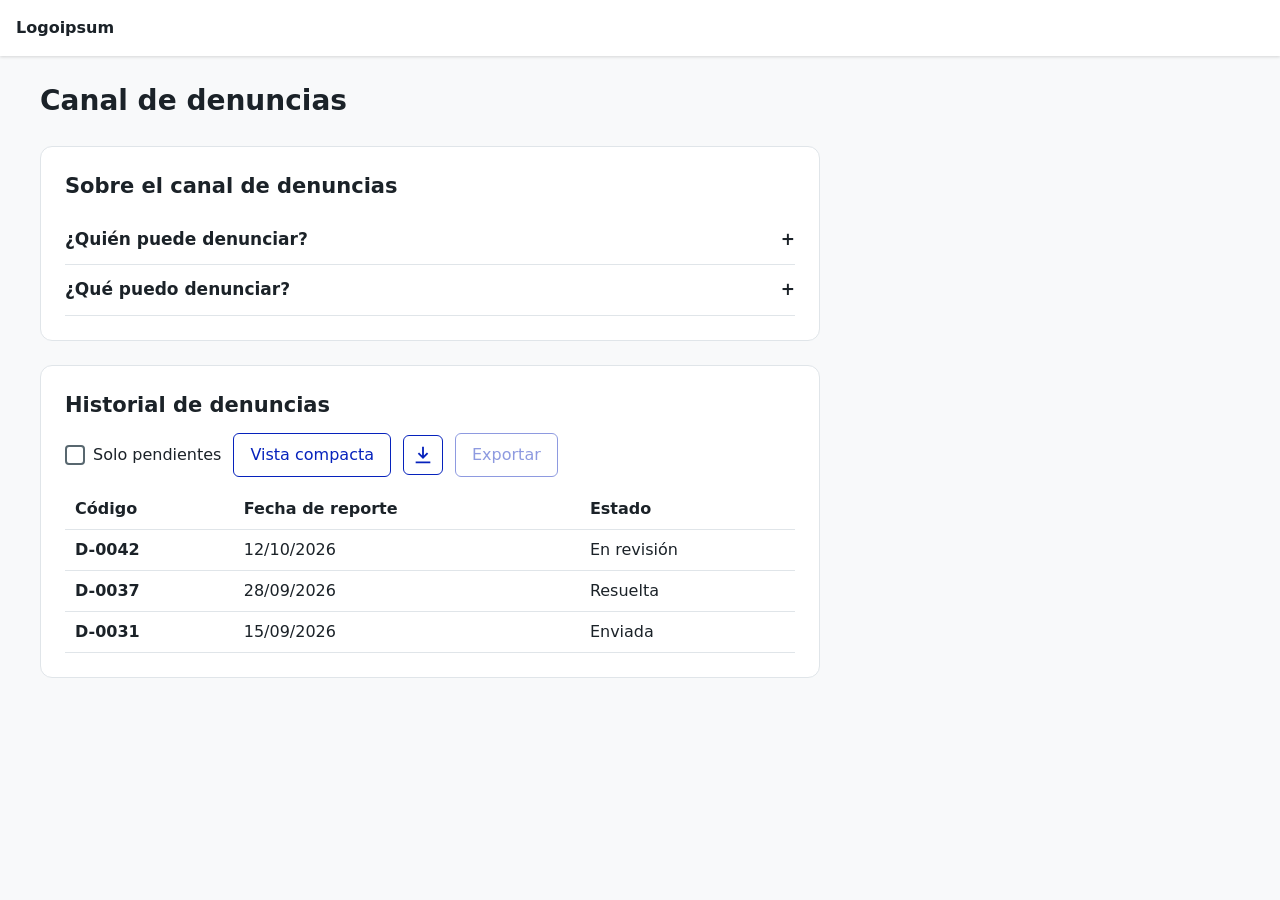
<file: labA-1-componentes/index.html>
<!DOCTYPE html>
<html lang="es">
<head>
  <meta charset="UTF-8">
  <meta name="viewport" content="width=device-width, initial-scale=1.0">
  <title>Canal de denuncias</title>
  <!-- Laboratorio A · Etapa 1 · Componentes accesibles. Ábrelo con Live Server. El código que editas está en app.jsx -->
  <link rel="stylesheet" href="../estilos.css">
</head>
<body>
  <div id="root"></div>

  <!-- React 18, sin instalar nada: los archivos están en la carpeta vendor -->
  <script src="../vendor/react.development.js"></script>
  <script src="../vendor/react-dom.development.js"></script>
  <!-- Babel traduce el JSX de app.jsx en el navegador -->
  <script src="../vendor/babel.min.js"></script>
  <script type="text/babel" data-presets="react" src="app.jsx"></script>
</body>
</html>
</file>
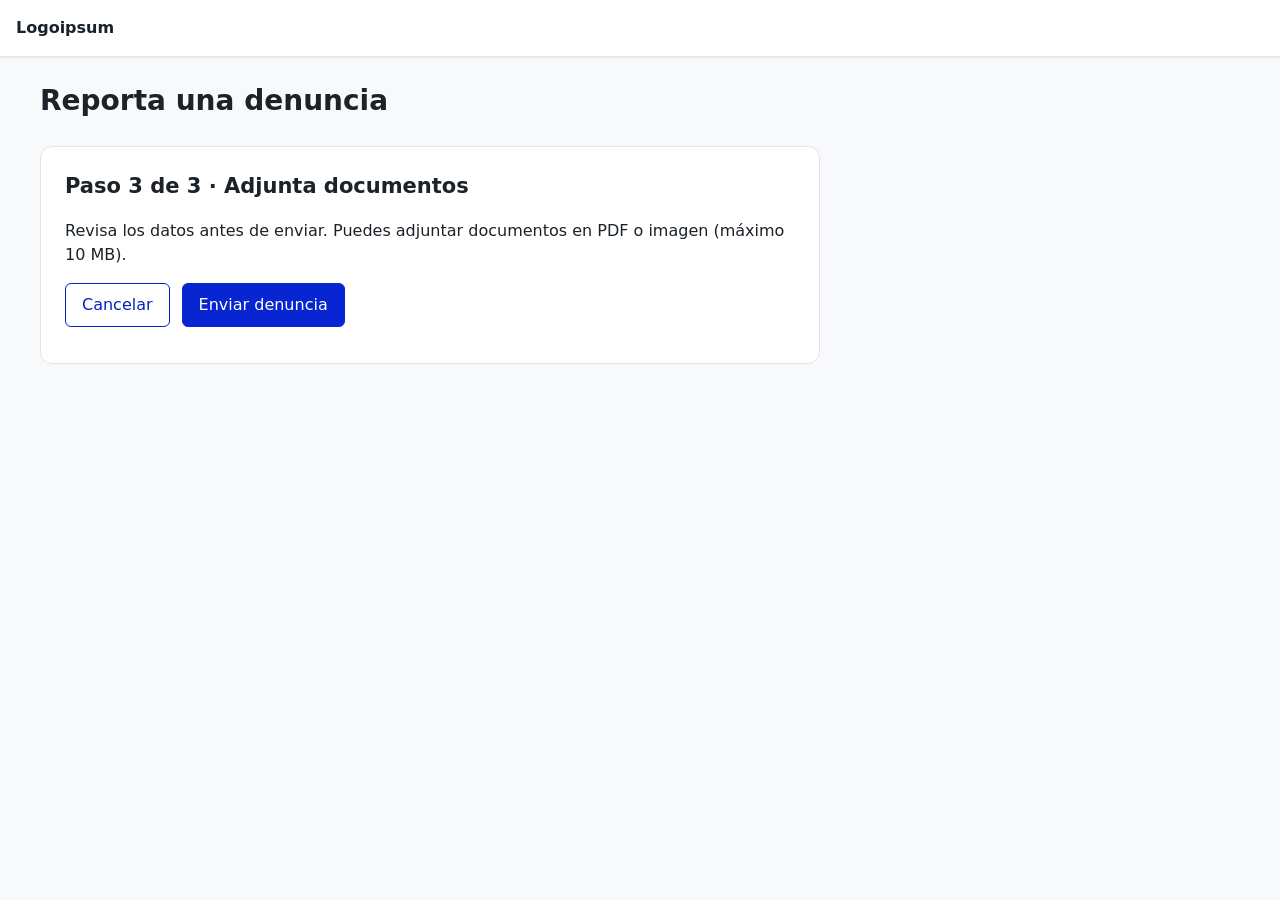
<file: labA-2-modal/index.html>
<!DOCTYPE html>
<html lang="es">
<head>
  <meta charset="UTF-8">
  <meta name="viewport" content="width=device-width, initial-scale=1.0">
  <title>Canal de denuncias</title>
  <!-- Laboratorio A · Etapa 2 · Modales, foco y avisos. Ábrelo con Live Server. El código que editas está en app.jsx -->
  <link rel="stylesheet" href="../estilos.css">
</head>
<body>
  <div id="root"></div>

  <!-- React 18, sin instalar nada: los archivos están en la carpeta vendor -->
  <script src="../vendor/react.development.js"></script>
  <script src="../vendor/react-dom.development.js"></script>
  <!-- Babel traduce el JSX de app.jsx en el navegador -->
  <script src="../vendor/babel.min.js"></script>
  <script type="text/babel" data-presets="react" src="app.jsx"></script>
</body>
</html>
</file>
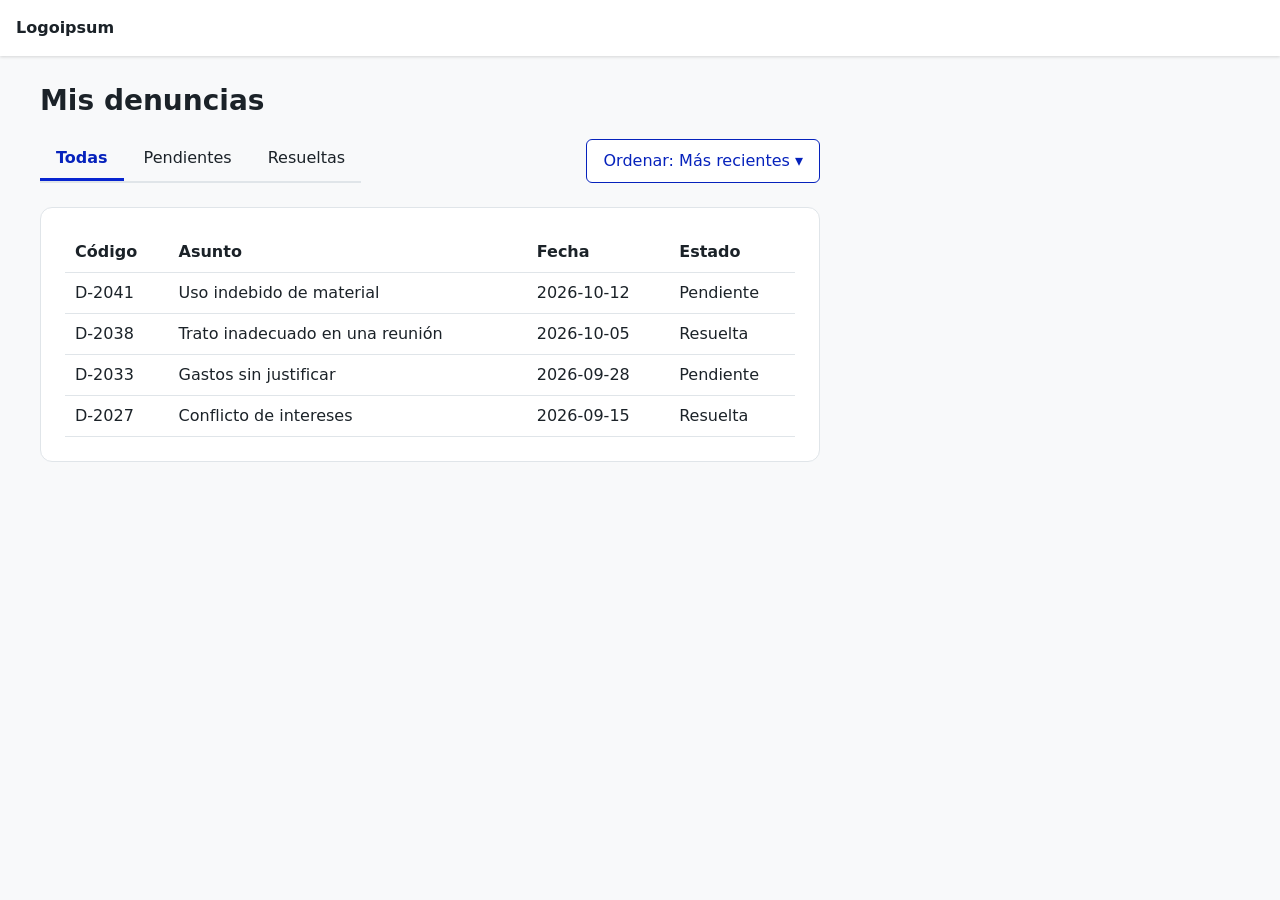
<file: labA-3-teclado/index.html>
<!DOCTYPE html>
<html lang="es">
<head>
  <meta charset="UTF-8">
  <meta name="viewport" content="width=device-width, initial-scale=1.0">
  <title>Canal de denuncias</title>
  <!-- Laboratorio A · Etapa 3 · Pestañas y menú con teclado. Ábrelo con Live Server. El código que editas está en app.jsx -->
  <link rel="stylesheet" href="../estilos.css">
</head>
<body>
  <div id="root"></div>

  <!-- React 18, sin instalar nada: los archivos están en la carpeta vendor -->
  <script src="../vendor/react.development.js"></script>
  <script src="../vendor/react-dom.development.js"></script>
  <!-- Babel traduce el JSX de app.jsx en el navegador -->
  <script src="../vendor/babel.min.js"></script>
  <script type="text/babel" data-presets="react" src="app.jsx"></script>
</body>
</html>
</file>
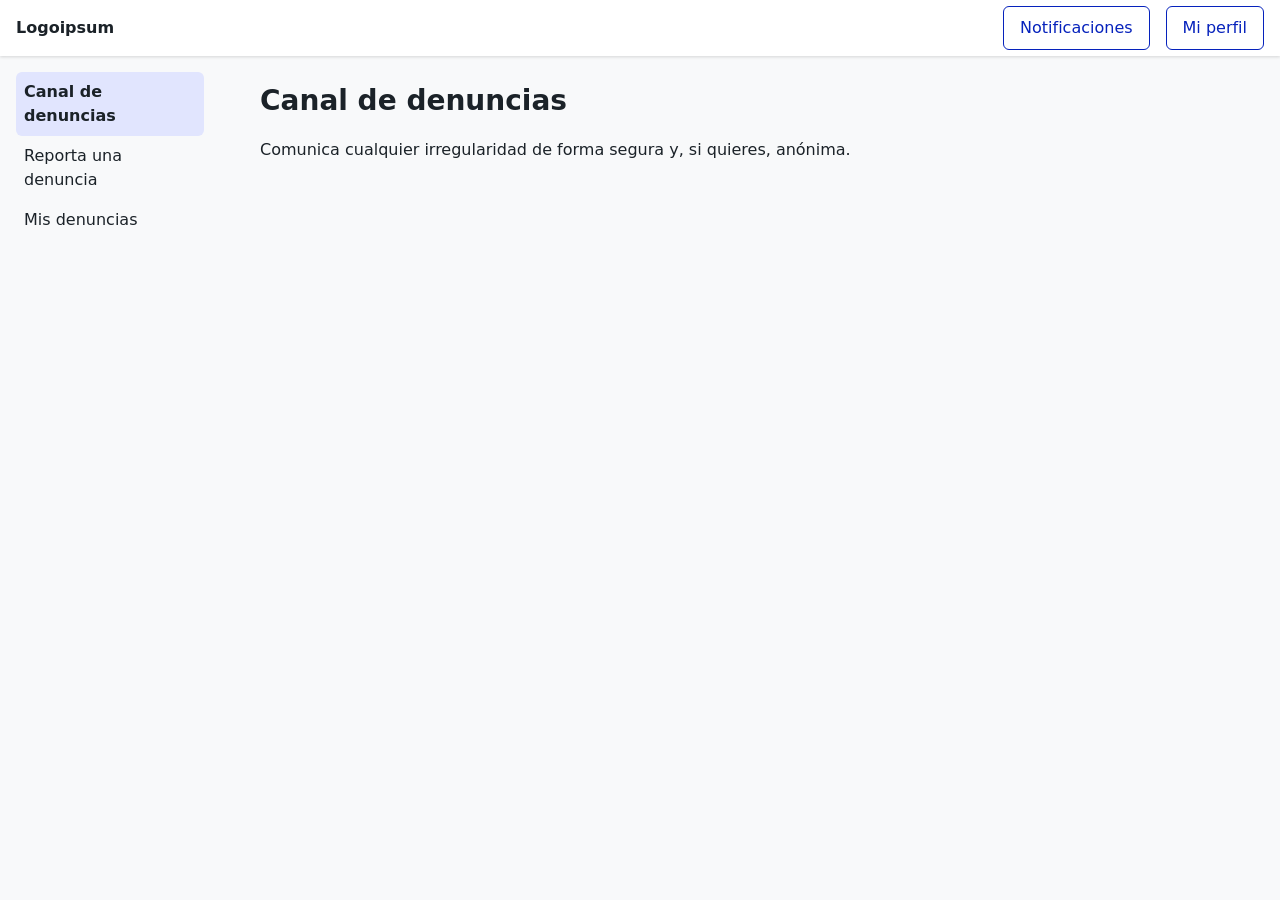
<file: labB-1-rutas/index.html>
<!DOCTYPE html>
<html lang="es">
<head>
  <meta charset="UTF-8">
  <meta name="viewport" content="width=device-width, initial-scale=1.0">
  <title>Canal de denuncias</title>
  <!-- Laboratorio B · Etapa 1 · Navegación en una SPA. Ábrelo con Live Server. El código que editas está en app.jsx -->
  <link rel="stylesheet" href="../estilos.css">
</head>
<body>
  <div id="root"></div>

  <!-- React 18, sin instalar nada: los archivos están en la carpeta vendor -->
  <script src="../vendor/react.development.js"></script>
  <script src="../vendor/react-dom.development.js"></script>
  <script src="../vendor/router.umd.js"></script>
  <script src="../vendor/react-router.development.js"></script>
  <script src="../vendor/react-router-dom.development.js"></script>
  <!-- Babel traduce el JSX de app.jsx en el navegador -->
  <script src="../vendor/babel.min.js"></script>
  <script type="text/babel" data-presets="react" src="app.jsx"></script>
</body>
</html>
</file>
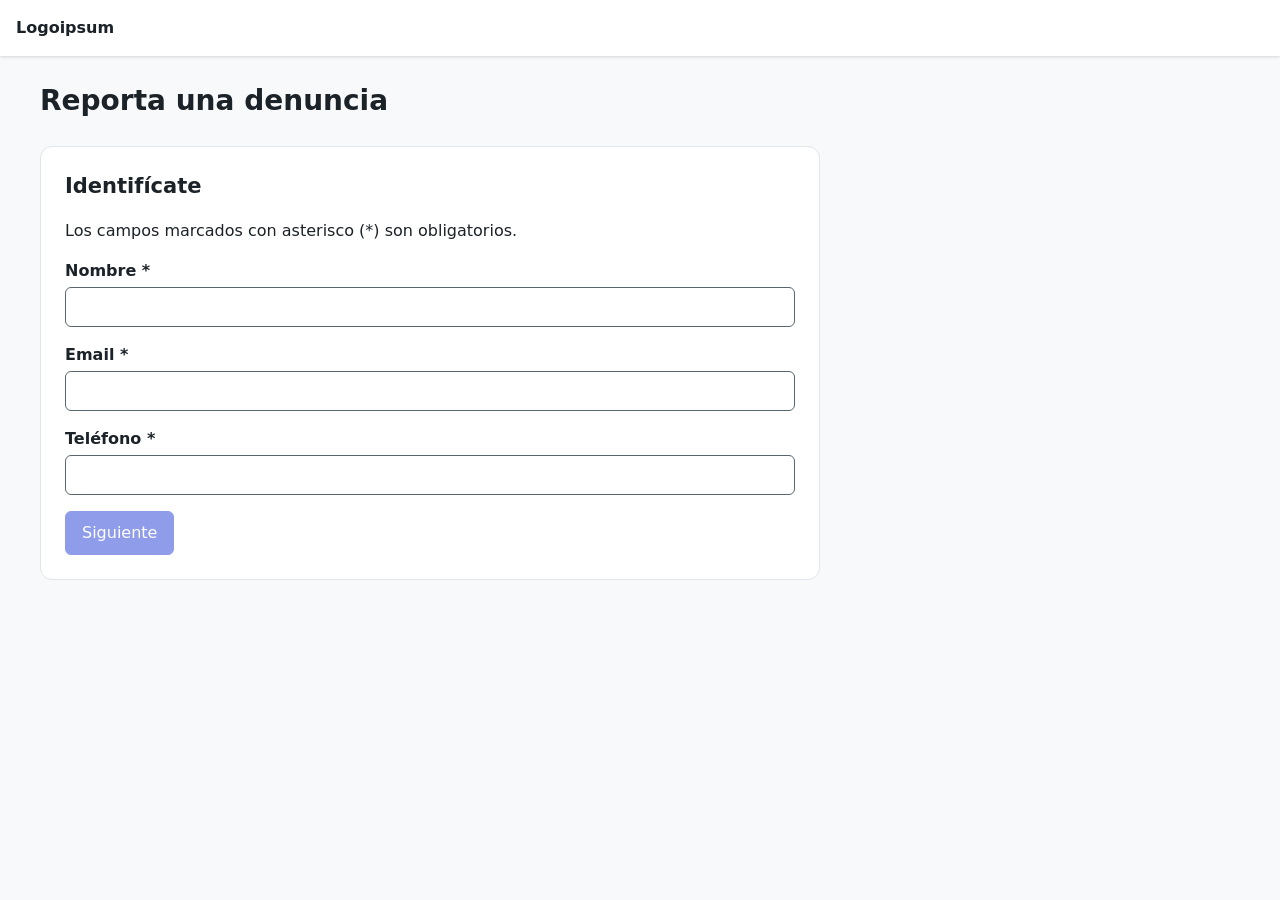
<file: labB-2-formulario/index.html>
<!DOCTYPE html>
<html lang="es">
<head>
  <meta charset="UTF-8">
  <meta name="viewport" content="width=device-width, initial-scale=1.0">
  <title>Canal de denuncias</title>
  <!-- Laboratorio B · Etapa 2 · Formularios y errores. Ábrelo con Live Server. El código que editas está en app.jsx -->
  <link rel="stylesheet" href="../estilos.css">
</head>
<body>
  <div id="root"></div>

  <!-- React 18, sin instalar nada: los archivos están en la carpeta vendor -->
  <script src="../vendor/react.development.js"></script>
  <script src="../vendor/react-dom.development.js"></script>
  <!-- Babel traduce el JSX de app.jsx en el navegador -->
  <script src="../vendor/babel.min.js"></script>
  <script type="text/babel" data-presets="react" src="app.jsx"></script>
</body>
</html>
</file>
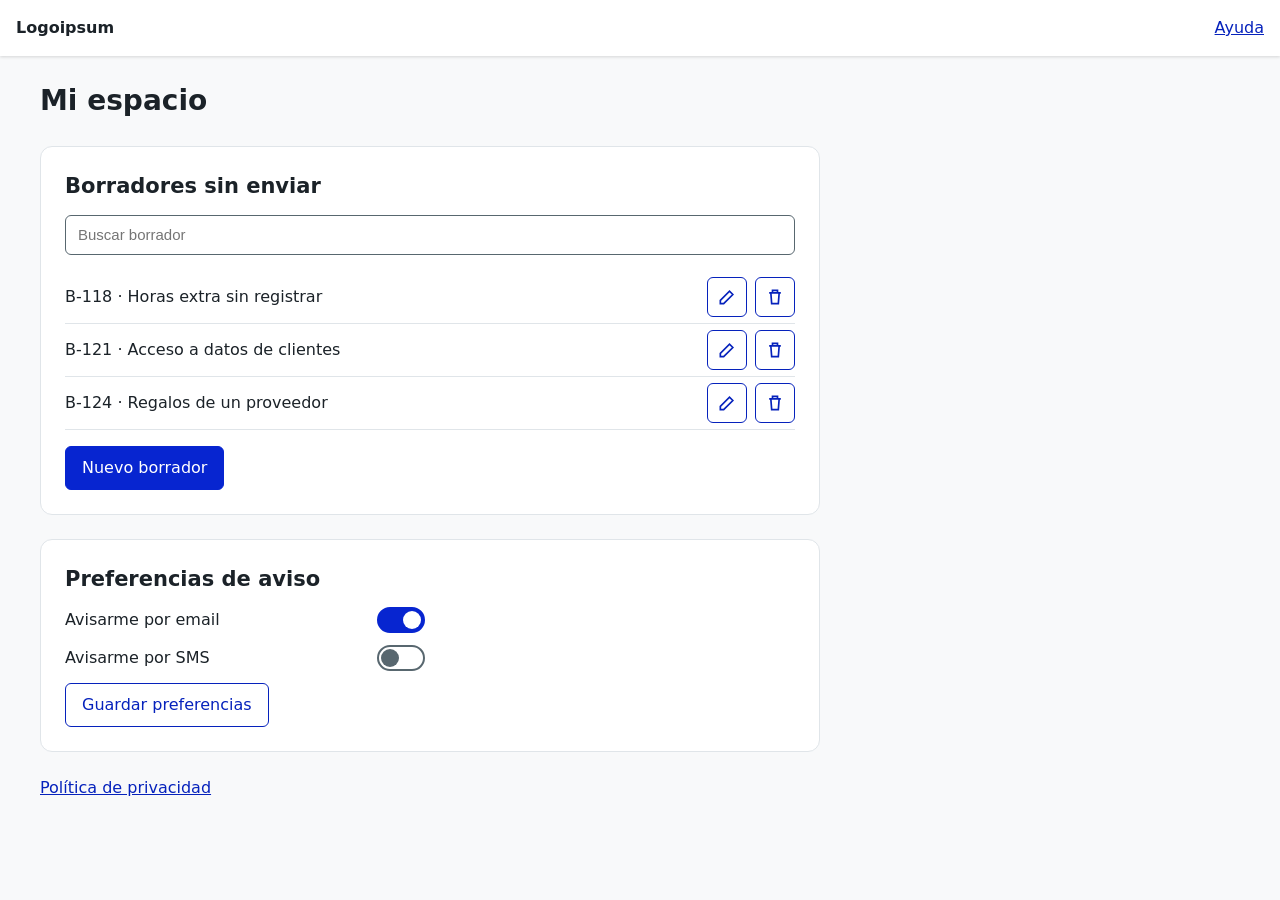
<file: labB-3-design-system/index.html>
<!DOCTYPE html>
<html lang="es">
<head>
  <meta charset="UTF-8">
  <meta name="viewport" content="width=device-width, initial-scale=1.0">
  <title>Canal de denuncias</title>
  <!-- Laboratorio B · Etapa 3 · Biblioteca de componentes. Ábrelo con Live Server. El código que editas está en app.jsx -->
  <link rel="stylesheet" href="../estilos.css">
</head>
<body>
  <div id="root"></div>

  <!-- React 18, sin instalar nada: los archivos están en la carpeta vendor -->
  <script src="../vendor/react.development.js"></script>
  <script src="../vendor/react-dom.development.js"></script>
  <!-- Babel traduce el JSX de app.jsx en el navegador -->
  <script src="../vendor/babel.min.js"></script>
  <script type="text/babel" data-presets="react" src="componentes.jsx"></script>
  <script type="text/babel" data-presets="react" src="app.jsx"></script>
</body>
</html>
</file>
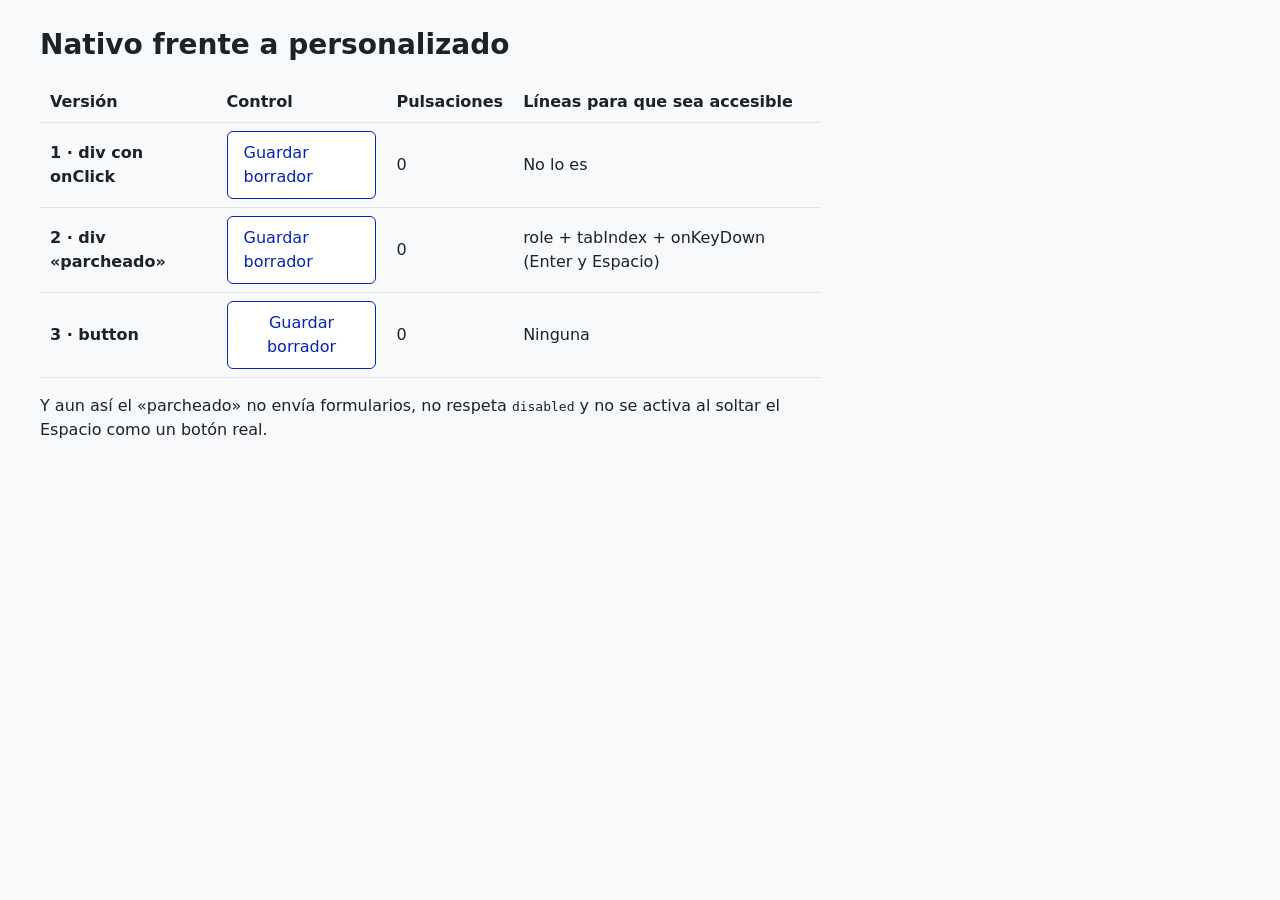
<file: ejemplos/01-nativo-vs-personalizado/index.html>
<!DOCTYPE html>
<html lang="es">
<head>
  <meta charset="UTF-8">
  <meta name="viewport" content="width=device-width, initial-scale=1.0">
  <title>Canal de denuncias</title>
  <!-- Ejemplo. Ábrelo con Live Server. El código que editas está en app.jsx -->
  <link rel="stylesheet" href="../../estilos.css">
</head>
<body>
  <div id="root"></div>

  <!-- React 18, sin instalar nada: los archivos están en la carpeta vendor -->
  <script src="../../vendor/react.development.js"></script>
  <script src="../../vendor/react-dom.development.js"></script>
  <!-- Babel traduce el JSX de app.jsx en el navegador -->
  <script src="../../vendor/babel.min.js"></script>
  <script type="text/babel" data-presets="react" src="app.jsx"></script>
</body>
</html>
</file>
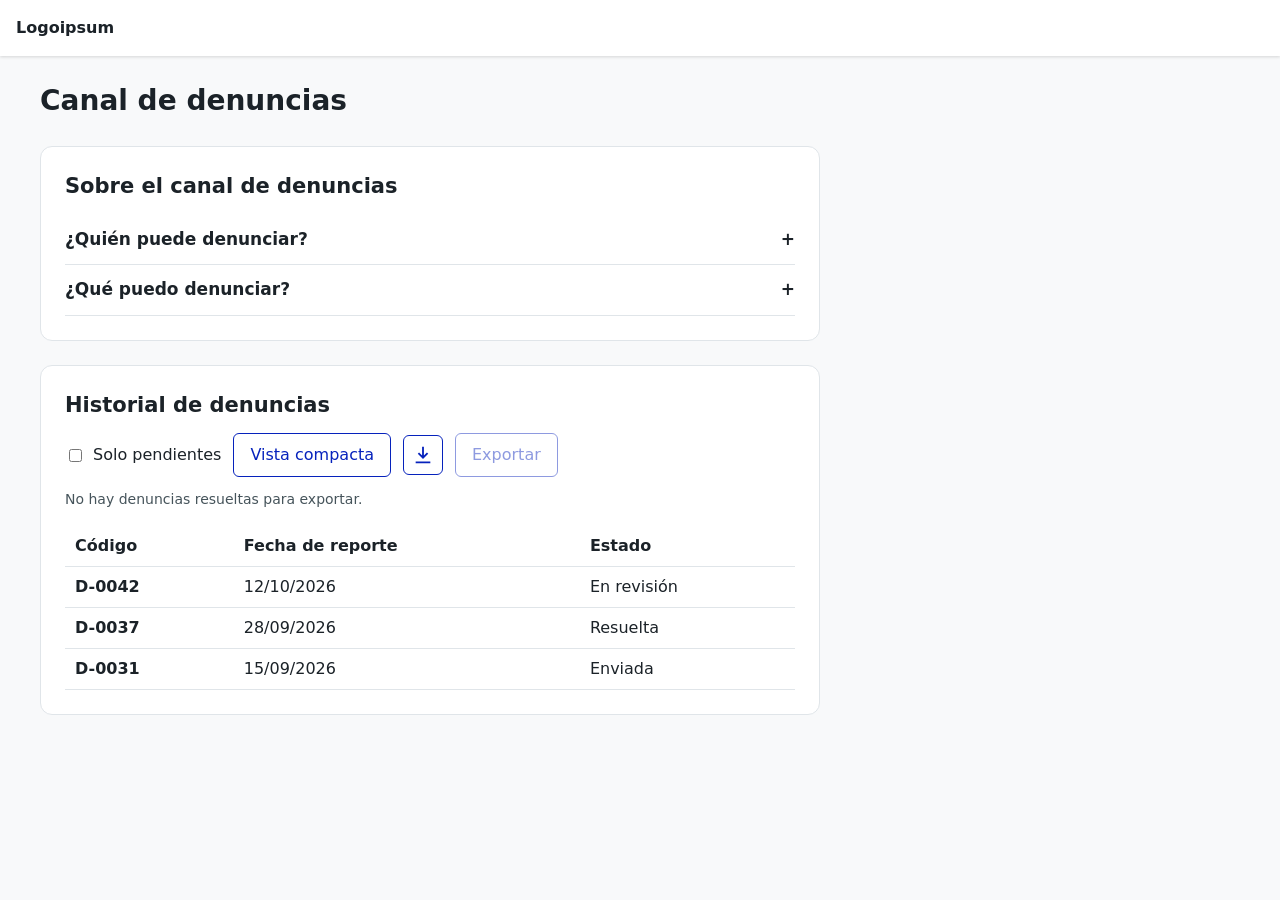
<file: soluciones/labA-1-componentes/index.html>
<!DOCTYPE html>
<html lang="es">
<head>
  <meta charset="UTF-8">
  <meta name="viewport" content="width=device-width, initial-scale=1.0">
  <title>Canal de denuncias</title>
  <!-- SOLUCIÓN · Laboratorio A · Etapa 1 · Componentes accesibles. Ábrelo con Live Server. El código que editas está en app.jsx -->
  <link rel="stylesheet" href="../../estilos.css">
</head>
<body>
  <div id="root"></div>

  <!-- React 18, sin instalar nada: los archivos están en la carpeta vendor -->
  <script src="../../vendor/react.development.js"></script>
  <script src="../../vendor/react-dom.development.js"></script>
  <!-- Babel traduce el JSX de app.jsx en el navegador -->
  <script src="../../vendor/babel.min.js"></script>
  <script type="text/babel" data-presets="react" src="app.jsx"></script>
</body>
</html>
</file>
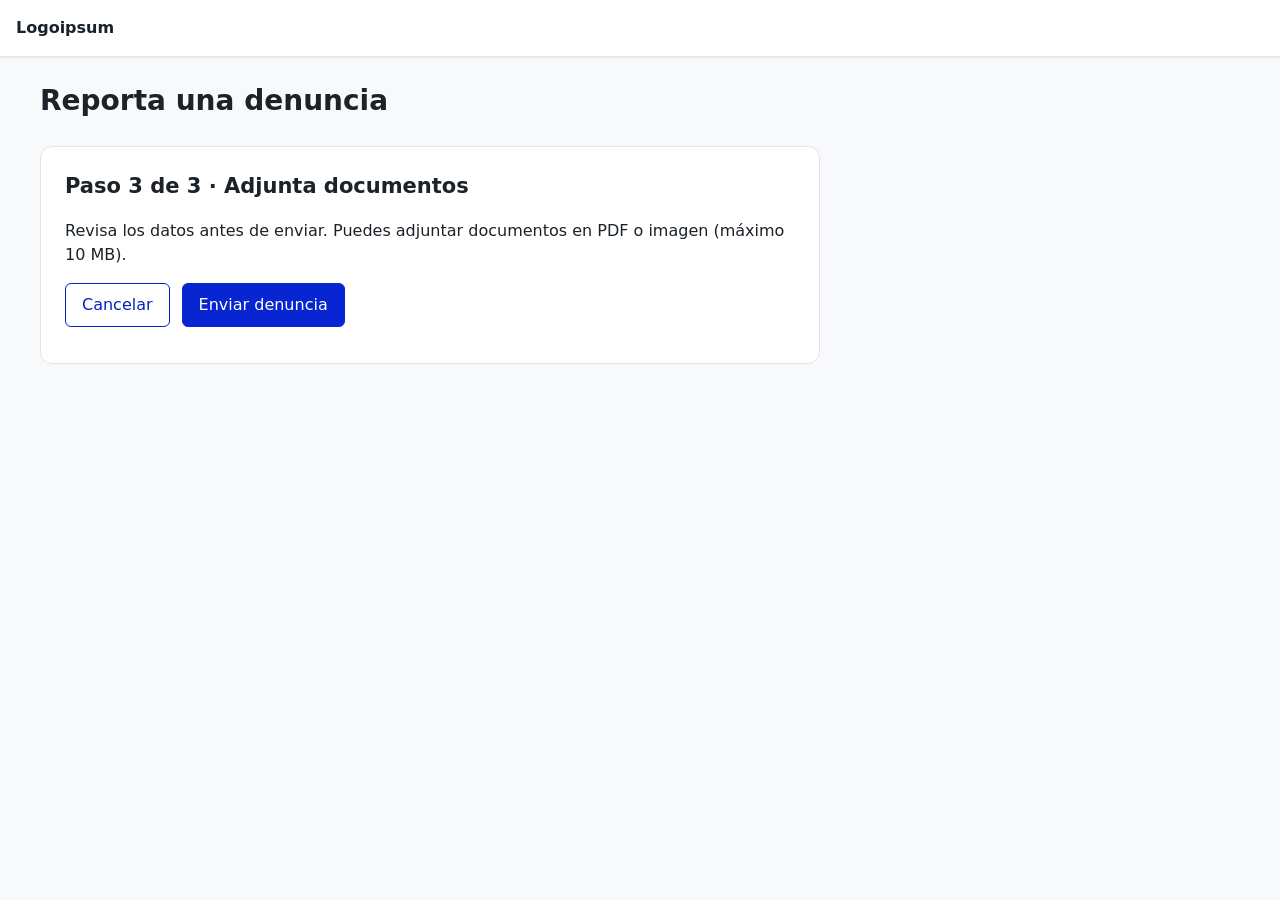
<file: soluciones/labA-2-modal/index.html>
<!DOCTYPE html>
<html lang="es">
<head>
  <meta charset="UTF-8">
  <meta name="viewport" content="width=device-width, initial-scale=1.0">
  <title>Canal de denuncias</title>
  <!-- SOLUCIÓN · Laboratorio A · Etapa 2 · Modales, foco y avisos. Ábrelo con Live Server. El código que editas está en app.jsx -->
  <link rel="stylesheet" href="../../estilos.css">
</head>
<body>
  <div id="root"></div>

  <!-- React 18, sin instalar nada: los archivos están en la carpeta vendor -->
  <script src="../../vendor/react.development.js"></script>
  <script src="../../vendor/react-dom.development.js"></script>
  <!-- Babel traduce el JSX de app.jsx en el navegador -->
  <script src="../../vendor/babel.min.js"></script>
  <script type="text/babel" data-presets="react" src="app.jsx"></script>
</body>
</html>
</file>
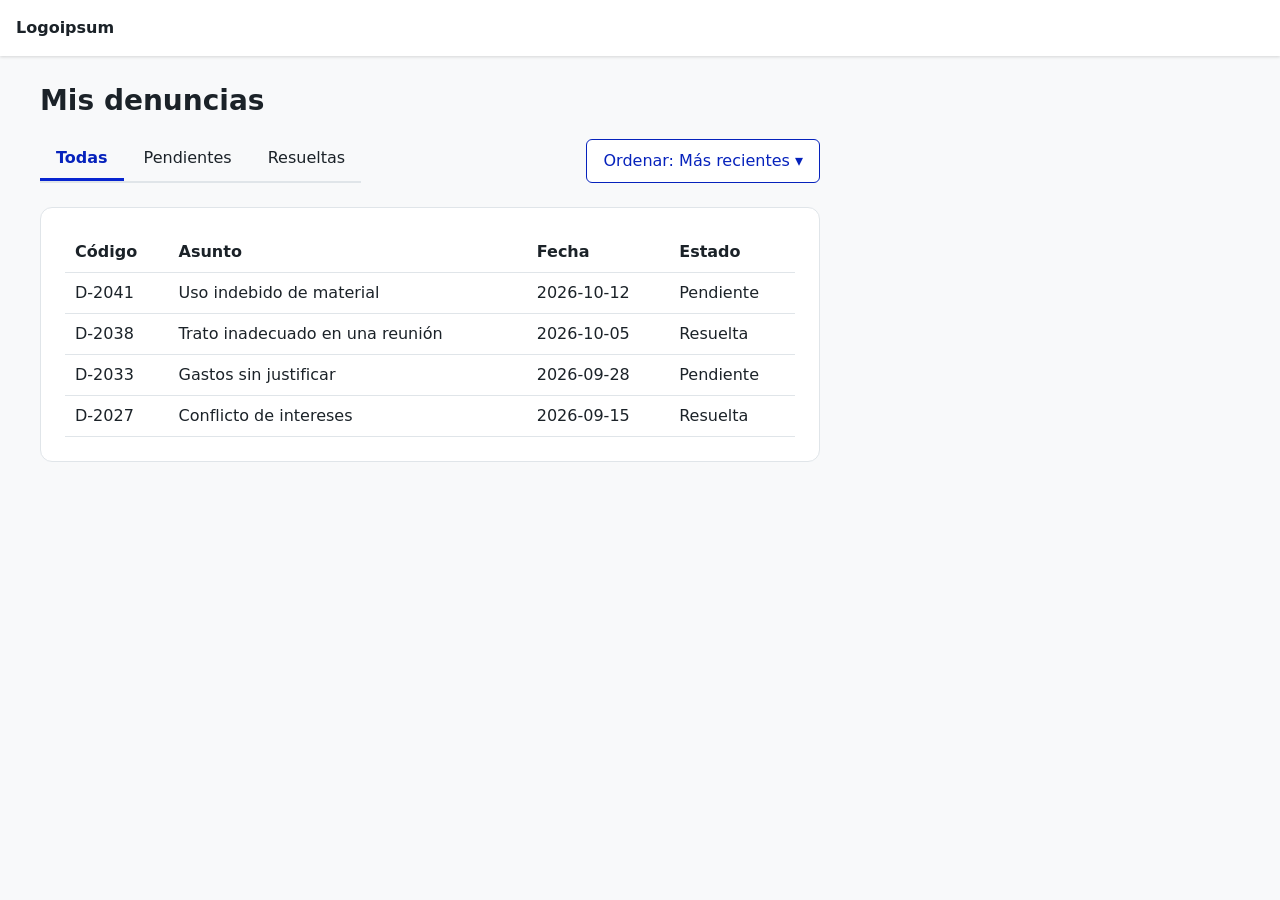
<file: soluciones/labA-3-teclado/index.html>
<!DOCTYPE html>
<html lang="es">
<head>
  <meta charset="UTF-8">
  <meta name="viewport" content="width=device-width, initial-scale=1.0">
  <title>Canal de denuncias</title>
  <!-- SOLUCIÓN · Laboratorio A · Etapa 3 · Pestañas y menú con teclado. Ábrelo con Live Server. El código que editas está en app.jsx -->
  <link rel="stylesheet" href="../../estilos.css">
</head>
<body>
  <div id="root"></div>

  <!-- React 18, sin instalar nada: los archivos están en la carpeta vendor -->
  <script src="../../vendor/react.development.js"></script>
  <script src="../../vendor/react-dom.development.js"></script>
  <!-- Babel traduce el JSX de app.jsx en el navegador -->
  <script src="../../vendor/babel.min.js"></script>
  <script type="text/babel" data-presets="react" src="app.jsx"></script>
</body>
</html>
</file>
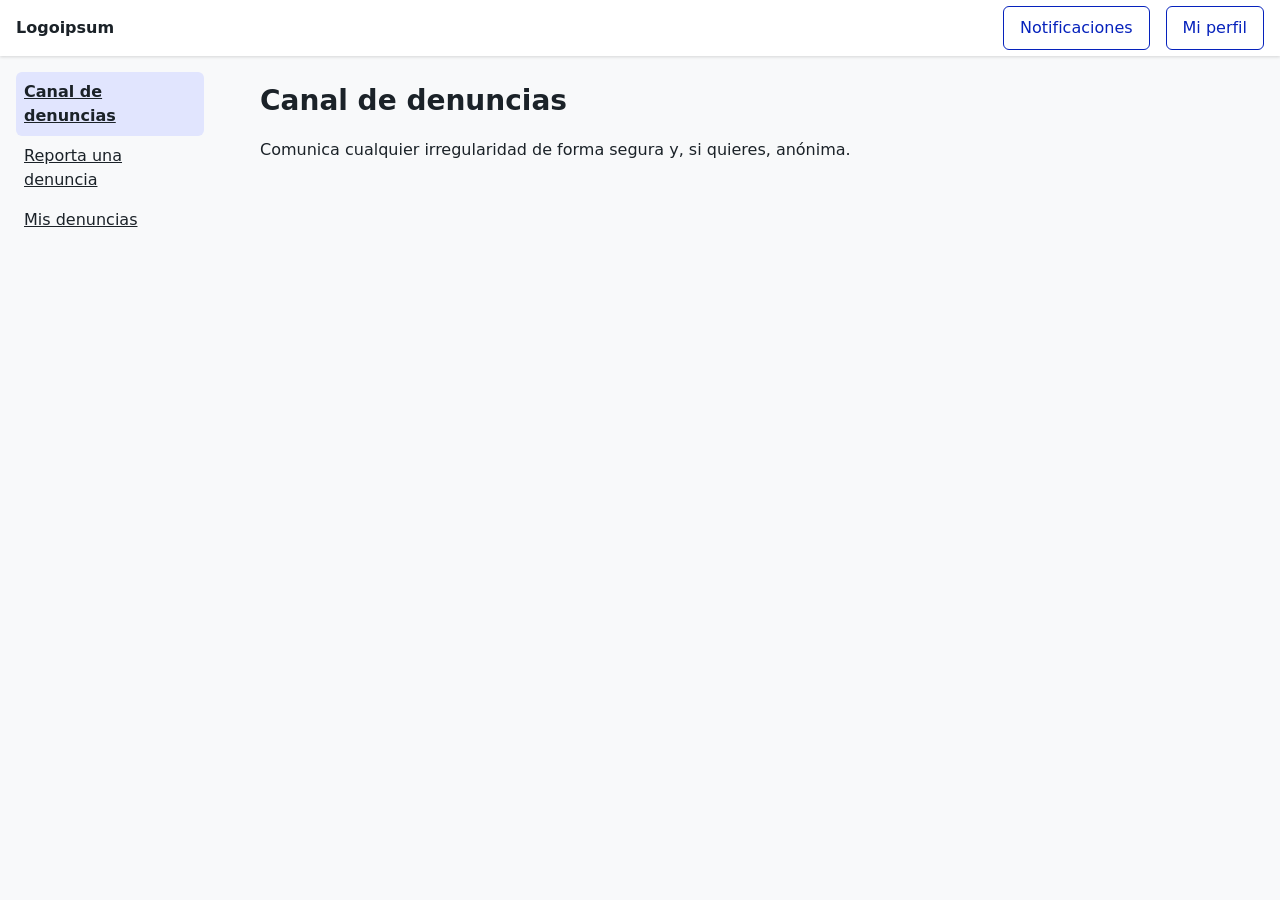
<file: soluciones/labB-1-rutas/index.html>
<!DOCTYPE html>
<html lang="es">
<head>
  <meta charset="UTF-8">
  <meta name="viewport" content="width=device-width, initial-scale=1.0">
  <title>Canal de denuncias</title>
  <!-- SOLUCIÓN · Laboratorio B · Etapa 1 · Navegación en una SPA. Ábrelo con Live Server. El código que editas está en app.jsx -->
  <link rel="stylesheet" href="../../estilos.css">
</head>
<body>
  <div id="root"></div>

  <!-- React 18, sin instalar nada: los archivos están en la carpeta vendor -->
  <script src="../../vendor/react.development.js"></script>
  <script src="../../vendor/react-dom.development.js"></script>
  <script src="../../vendor/router.umd.js"></script>
  <script src="../../vendor/react-router.development.js"></script>
  <script src="../../vendor/react-router-dom.development.js"></script>
  <!-- Babel traduce el JSX de app.jsx en el navegador -->
  <script src="../../vendor/babel.min.js"></script>
  <script type="text/babel" data-presets="react" src="app.jsx"></script>
</body>
</html>
</file>
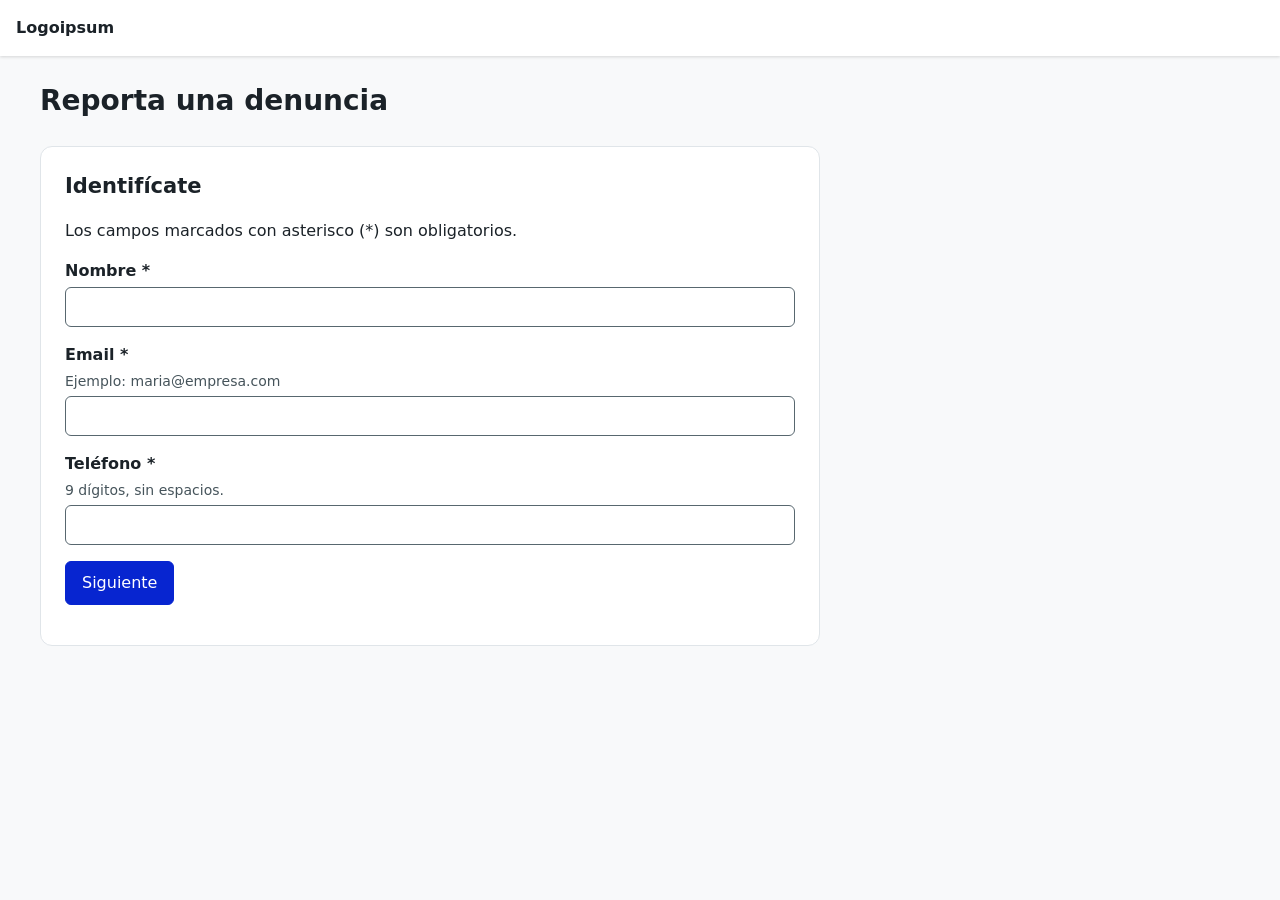
<file: soluciones/labB-2-formulario/index.html>
<!DOCTYPE html>
<html lang="es">
<head>
  <meta charset="UTF-8">
  <meta name="viewport" content="width=device-width, initial-scale=1.0">
  <title>Canal de denuncias</title>
  <!-- SOLUCIÓN · Laboratorio B · Etapa 2 · Formularios y errores. Ábrelo con Live Server. El código que editas está en app.jsx -->
  <link rel="stylesheet" href="../../estilos.css">
</head>
<body>
  <div id="root"></div>

  <!-- React 18, sin instalar nada: los archivos están en la carpeta vendor -->
  <script src="../../vendor/react.development.js"></script>
  <script src="../../vendor/react-dom.development.js"></script>
  <!-- Babel traduce el JSX de app.jsx en el navegador -->
  <script src="../../vendor/babel.min.js"></script>
  <script type="text/babel" data-presets="react" src="app.jsx"></script>
</body>
</html>
</file>
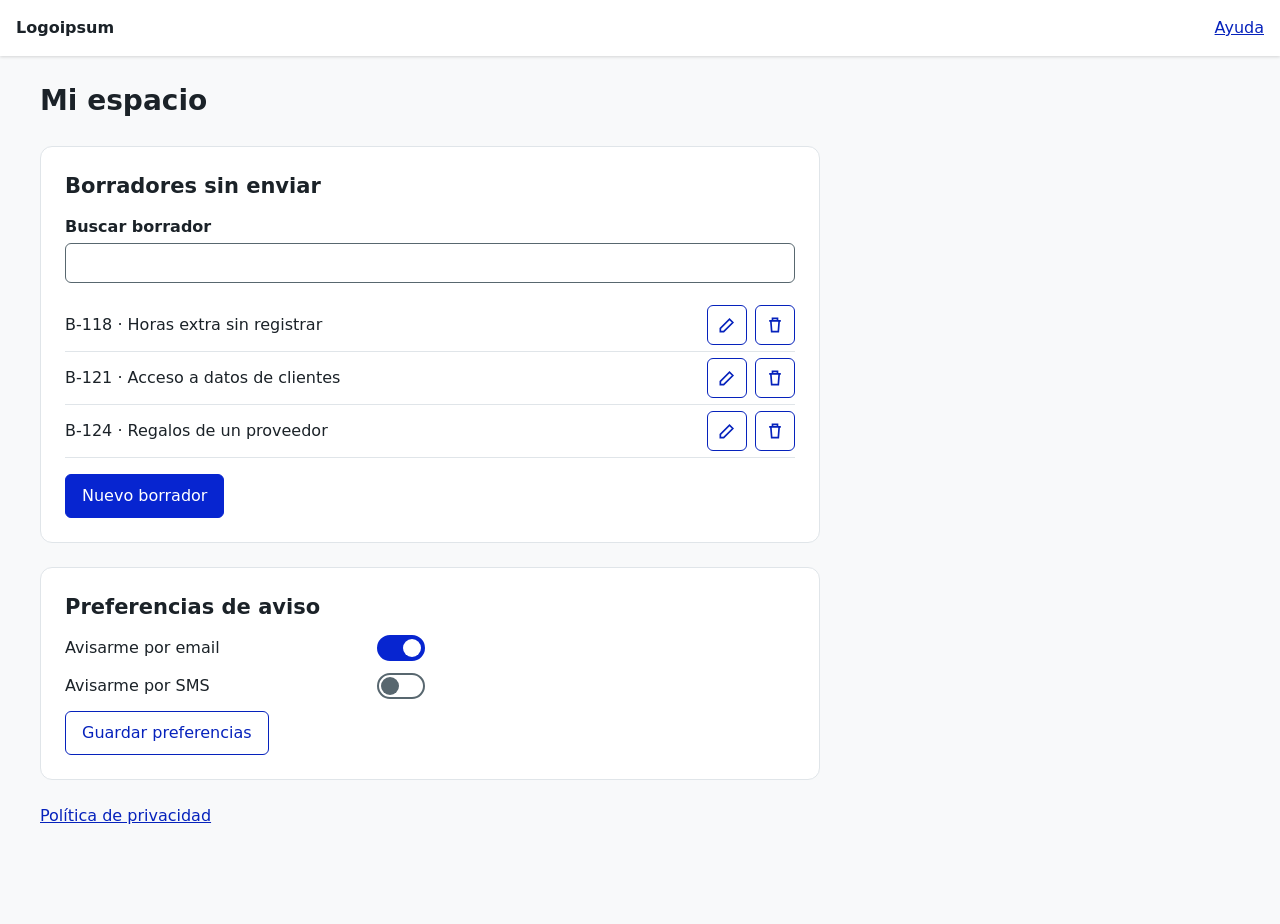
<file: soluciones/labB-3-design-system/index.html>
<!DOCTYPE html>
<html lang="es">
<head>
  <meta charset="UTF-8">
  <meta name="viewport" content="width=device-width, initial-scale=1.0">
  <title>Canal de denuncias</title>
  <!-- SOLUCIÓN · Laboratorio B · Etapa 3 · Biblioteca de componentes. Ábrelo con Live Server. El código que editas está en app.jsx -->
  <link rel="stylesheet" href="../../estilos.css">
</head>
<body>
  <div id="root"></div>

  <!-- React 18, sin instalar nada: los archivos están en la carpeta vendor -->
  <script src="../../vendor/react.development.js"></script>
  <script src="../../vendor/react-dom.development.js"></script>
  <!-- Babel traduce el JSX de app.jsx en el navegador -->
  <script src="../../vendor/babel.min.js"></script>
  <script type="text/babel" data-presets="react" src="componentes.jsx"></script>
  <script type="text/babel" data-presets="react" src="app.jsx"></script>
</body>
</html>
</file>
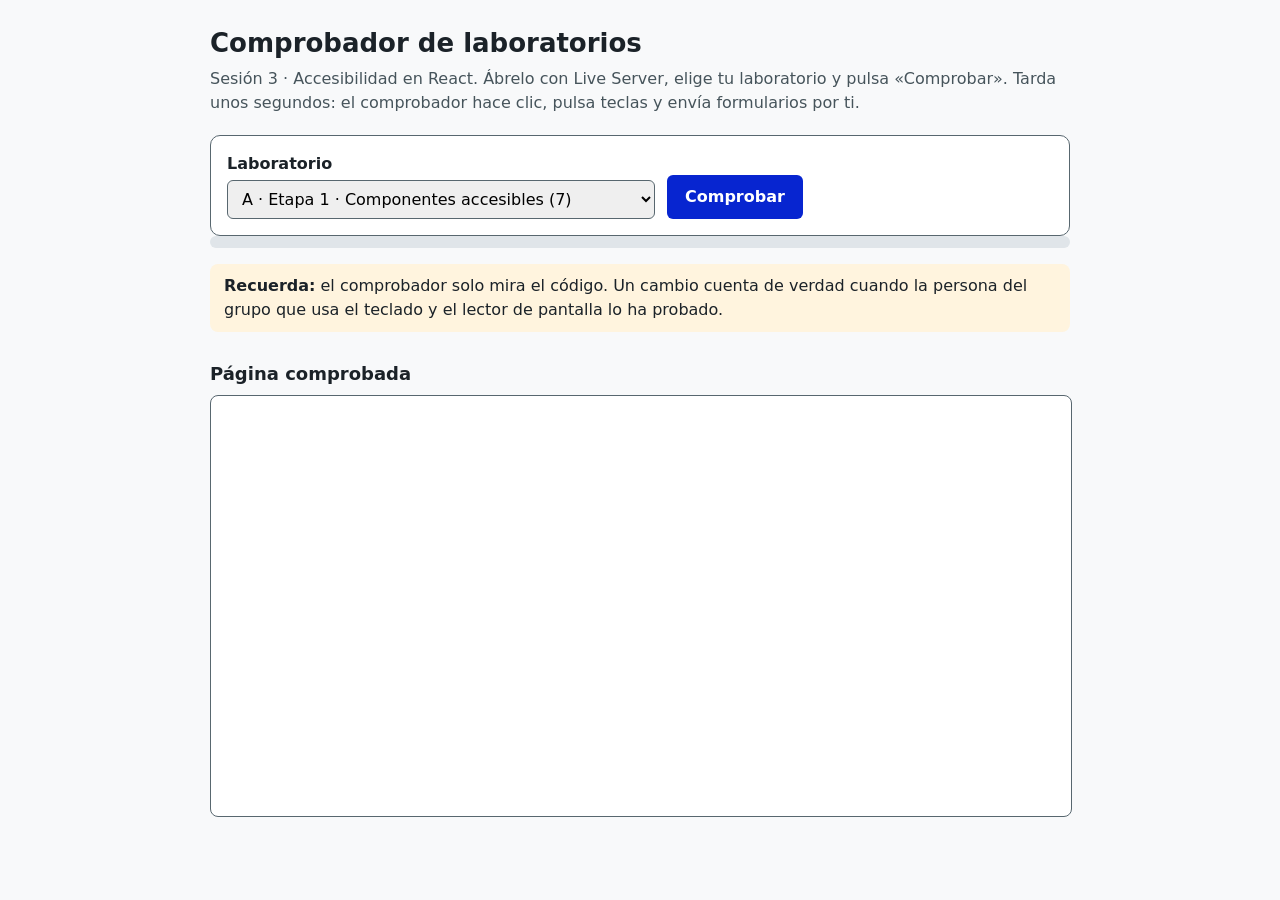
<file: comprobador.html>
<!DOCTYPE html>
<html lang="es">
<head>
  <meta charset="UTF-8">
  <meta name="viewport" content="width=device-width, initial-scale=1.0">
  <title>Comprobador de laboratorios · Sesión 3</title>
  <style>
    body { margin: 0; font-family: system-ui, sans-serif; color: #1b2228; background: #f8f9fa; line-height: 1.5; }
    main { max-width: 860px; margin: 0 auto; padding: 24px 16px 48px; }
    h1 { font-size: 26px; margin: 0 0 4px; }
    .intro { margin: 0 0 20px; color: #46545b; }
    form { display: flex; flex-wrap: wrap; align-items: flex-end; gap: 12px; background: #fff; border: 1px solid #58676f; border-radius: 10px; padding: 16px; }
    label { display: block; font-weight: 600; margin-bottom: 4px; }
    select { font: inherit; padding: 8px 10px; border: 1px solid #58676f; border-radius: 6px; min-width: 420px; max-width: 100%; }
    button { font: inherit; font-weight: 600; background: #0725d0; color: #fff; border: 0; border-radius: 6px; padding: 10px 18px; cursor: pointer; }
    :focus-visible { outline: 3px solid #0725d0; outline-offset: 2px; }
    button:focus-visible { outline-color: #212c43; }
    #resumen { margin: 20px 0 8px; font-size: 20px; font-weight: 700; }
    #resumen:empty { display: none; }
    .barra { height: 12px; background: #e0e5e9; border-radius: 6px; overflow: hidden; margin-bottom: 16px; }
    .barra > span { display: block; height: 100%; background: #1d7240; width: 0; transition: width .4s; }
    ol { list-style: none; padding: 0; margin: 0; }
    li { background: #fff; border: 1px solid #c4cbd1; border-left-width: 6px; border-radius: 8px; padding: 10px 14px; margin-bottom: 8px; }
    li.ok { border-left-color: #1d7240; }
    li.no { border-left-color: #b00020; }
    .estado { font-weight: 700; }
    li.ok .estado { color: #1d7240; }
    li.no .estado { color: #b00020; }
    .criterio { color: #46545b; font-size: 14px; }
    .pista { margin: 6px 0 0; font-size: 14px; }
    .pista code { background: #f3f5f6; padding: 1px 4px; border-radius: 4px; }
    .aviso { background: #fff4de; border-radius: 8px; padding: 10px 14px; margin-top: 16px; }
    h2 { font-size: 18px; margin: 28px 0 8px; }
    iframe { width: 100%; height: 420px; border: 1px solid #58676f; border-radius: 8px; background: #fff; }
  </style>
</head>
<body>
  <main>
    <h1>Comprobador de laboratorios</h1>
    <p class="intro">Sesión 3 · Accesibilidad en React. Ábrelo con Live Server, elige tu laboratorio y pulsa «Comprobar». Tarda unos segundos: el comprobador hace clic, pulsa teclas y envía formularios por ti.</p>

    <form id="formulario">
      <div>
        <label for="lab">Laboratorio</label>
        <select id="lab">
          <optgroup label="Laboratorio A · Componentes, modales y teclado">
            <option value="A1">A · Etapa 1 · Componentes accesibles (7)</option>
            <option value="A2">A · Etapa 2 · Modales, foco y avisos (8)</option>
            <option value="A3">A · Etapa 3 · Pestañas y menú con teclado (8)</option>
          </optgroup>
          <optgroup label="Laboratorio B · Rutas, formularios y Design System">
            <option value="B1">B · Etapa 1 · Navegación en una SPA (6)</option>
            <option value="B2">B · Etapa 2 · Formularios y errores (7)</option>
            <option value="B3">B · Etapa 3 · Biblioteca de componentes (8)</option>
          </optgroup>
        </select>
      </div>
      <button type="submit">Comprobar</button>
    </form>

    <!-- La región viva existe desde el principio: el resultado se anuncia solo (WCAG 4.1.3) -->
    <p id="resumen" role="status"></p>
    <div class="barra" aria-hidden="true"><span id="progreso"></span></div>
    <ol id="lista" aria-label="Resultado de cada comprobación"></ol>

    <p class="aviso"><strong>Recuerda:</strong> el comprobador solo mira el código. Un cambio cuenta de verdad cuando la persona del grupo que usa el teclado y el lector de pantalla lo ha probado.</p>

    <h2 id="titulo-vista">Página comprobada</h2>
    <iframe id="vista" title="Página comprobada" src="about:blank"></iframe>
  </main>

  <script src="comprobador.js"></script>
  <script>
    const formulario = document.getElementById('formulario');
    const selector = document.getElementById('lab');
    const vista = document.getElementById('vista');
    const resumen = document.getElementById('resumen');
    const lista = document.getElementById('lista');
    const progreso = document.getElementById('progreso');

    try {
      const guardado = localStorage.getItem('comprobador3-lab');
      if (guardado && selector.querySelector('option[value="' + guardado + '"]')) selector.value = guardado;
    } catch (e) { /* sin almacenamiento */ }

    function escapar(texto) {
      return texto.replace(/[&<>]/g, (c) => ({ '&': '&amp;', '<': '&lt;', '>': '&gt;' }[c]))
        .replace(/&lt;(\/?[a-z][^&]*?)&gt;/g, '<code>&lt;$1&gt;</code>');
    }

    function pintar(resultados, lab) {
      const superadas = resultados.filter((r) => r.ok).length;
      resumen.textContent = `${window.Comprobador3.LABS[lab].nombre}: ${superadas} de ${resultados.length} superadas.`;
      progreso.style.width = `${Math.round((superadas / resultados.length) * 100)}%`;
      lista.innerHTML = resultados.map((r) => `
        <li class="${r.ok ? 'ok' : 'no'}">
          <span class="estado">${r.ok ? '✅ Superada' : '❌ Pendiente'}</span> ·
          <strong>Barrera ${r.id}: ${escapar(r.titulo)}</strong>
          <div class="criterio">WCAG ${escapar(r.criterio)}</div>
          ${r.ok ? '' : `<p class="pista">Pista: ${escapar(r.pista)}</p>`}
        </li>`).join('');
    }

    function esperarPintado(ventana, limite) {
      return new Promise((ok, mal) => {
        const inicio = Date.now();
        const mirar = () => {
          try {
            const raiz = ventana.document.getElementById('root');
            if (raiz && raiz.children.length) return setTimeout(ok, 300);
          } catch (e) { return mal(e); }
          if (Date.now() - inicio > limite) return mal(new Error('tiempo'));
          setTimeout(mirar, 150);
        };
        mirar();
      });
    }

    formulario.addEventListener('submit', (evento) => {
      evento.preventDefault();
      const lab = selector.value;
      try { localStorage.setItem('comprobador3-lab', lab); } catch (e) { /* sin almacenamiento */ }
      const pagina = window.Comprobador3.LABS[lab].pagina;
      resumen.textContent = 'Comprobando ' + window.Comprobador3.LABS[lab].nombre + '…';
      lista.innerHTML = '';
      progreso.style.width = '0';
      vista.onload = async () => {
        try {
          const win = vista.contentWindow;
          win.alert = () => {};
          win.confirm = () => false;
          await esperarPintado(win, 15000);
          pintar(await window.Comprobador3.ejecutar(win.document, win, lab), lab);
        } catch (e) {
          resumen.textContent = 'No he podido comprobar ' + pagina + '. Ábrelo con Live Server (no con doble clic) y mira si la página tiene algún error en la consola (F12): un error de JSX impide que se pinte.';
        }
      };
      const [ruta, hash] = pagina.split('#');
      vista.src = ruta + '?comprobacion=' + Date.now() + (hash !== undefined ? '#' + hash : '');
    });
  </script>
</body>
</html>
</file>
<file: estilos.css>
/* Estilos comunes de los laboratorios · Canal de denuncias (versión React) */
:root {
  --texto: #1b2228;
  --texto-suave: #46545b;
  --fondo: #f8f9fa;
  --tarjeta: #ffffff;
  --borde: #58676f;
  --borde-suave: #e0e5e9;
  --primario: #0725d0;
  --primario-texto: #0622bc;
  --error: #b00020;
  --exito: #1d7240;
}
* { box-sizing: border-box; }
body { margin: 0; font-family: system-ui, sans-serif; color: var(--texto); background: var(--fondo); line-height: 1.5; }
.cabecera { position: sticky; top: 0; z-index: 10; display: flex; align-items: center; gap: 16px; height: 56px; padding: 0 16px; background: #fff; box-shadow: 0 1px 3px rgba(0,0,0,.15); }
.logo { font-weight: 700; margin-right: auto; }
.layout { display: flex; align-items: flex-start; }
.menu { width: 220px; padding: 16px; }
.menu ul { list-style: none; padding: 0; margin: 0; }
.menu a, .menu .item { display: block; padding: 8px; color: var(--texto); cursor: pointer; border-radius: 6px; }
.menu a.active, .menu .item.activo { background: #e1e5fe; font-weight: 600; }
.contenido { flex: 1; padding: 24px 40px 80px; max-width: 860px; }
h1 { font-size: 28px; margin: 0 0 16px; }
h2 { font-size: 21px; margin: 0 0 12px; }
h3 { font-size: 17px; margin: 0; }
.tarjeta { background: var(--tarjeta); border: 1px solid var(--borde-suave); border-radius: 12px; padding: 24px; margin-top: 24px; }
button, .boton { font: inherit; border-radius: 6px; padding: 9px 16px; cursor: pointer; border: 1px solid var(--primario-texto); background: #fff; color: var(--primario-texto); }
.principal { background: var(--primario); color: #fff; border-color: var(--primario); }
.icono { width: 40px; height: 40px; padding: 8px; display: inline-flex; align-items: center; justify-content: center; }
.icono svg { width: 22px; height: 22px; }
.desactivado, button:disabled, [aria-disabled="true"] { opacity: .45; cursor: not-allowed; }
.barra { display: flex; flex-wrap: wrap; align-items: center; gap: 12px; margin: 12px 0; }
.check-falso { display: inline-flex; align-items: center; gap: 8px; cursor: pointer; }
.check-falso .caja { width: 20px; height: 20px; border: 2px solid var(--borde); border-radius: 4px; display: inline-flex; align-items: center; justify-content: center; font-size: 14px; }
.pulsado { background: var(--primario); color: #fff; }
[aria-pressed="true"] { background: var(--primario); color: #fff; }
table { width: 100%; border-collapse: collapse; }
th, td { text-align: left; padding: 8px 10px; border-bottom: 1px solid var(--borde-suave); }
.compacta th, .compacta td { padding: 3px 8px; font-size: 14px; }
.acordeon-cabecera { display: flex; justify-content: space-between; width: 100%; text-align: left; font-weight: 700; font-size: 17px; padding: 12px 0; cursor: pointer; background: none; border: 0; border-bottom: 1px solid var(--borde-suave); border-radius: 0; color: var(--texto); }
.acordeon-panel { padding: 8px 0 12px; }
.modal-fondo { position: fixed; inset: 0; background: rgba(0, 8, 30, .45); display: flex; align-items: center; justify-content: center; z-index: 50; }
.modal { background: #fff; border-radius: 12px; padding: 24px; width: min(480px, 92vw); box-shadow: 0 10px 30px rgba(0,0,0,.25); }
dialog.modal { border: 0; }
dialog.modal::backdrop { background: rgba(0, 8, 30, .45); }
.modal-acciones { display: flex; justify-content: flex-end; gap: 12px; margin-top: 24px; }
.toast { position: fixed; bottom: 24px; left: 50%; transform: translateX(-50%); background: var(--exito); color: #fff; padding: 12px 20px; border-radius: 8px; }
.toast:empty { display: none; }
.campo { margin-bottom: 16px; }
.campo label, .etiqueta { display: block; font-weight: 600; margin-bottom: 4px; }
input[type=text], input[type=email], input[type=tel] { width: 100%; height: 40px; padding: 0 12px; border: 1px solid var(--borde); border-radius: 6px; font-size: 15px; }
input[aria-invalid="true"] { border: 2px solid var(--error); }
.error { color: var(--error); font-size: 14px; margin: 4px 0 0; }
.ayuda { color: var(--texto-suave); font-size: 14px; margin: 0 0 4px; }
.estado { margin-top: 16px; color: var(--exito); font-weight: 600; }
.saltar { position: absolute; left: 16px; top: -100px; z-index: 100; background: var(--primario); color: #fff; padding: 8px 16px; border-radius: 6px; }
.saltar:focus { top: 8px; }
:focus-visible { outline: 3px solid var(--primario); outline-offset: 2px; }
.sr-only { position: absolute; width: 1px; height: 1px; padding: 0; margin: -1px; overflow: hidden; clip: rect(0, 0, 0, 0); white-space: nowrap; border: 0; }

/* Laboratorio A · Etapa 3 · pestañas y menú desplegable */
.pestanas { display: inline-flex; gap: 4px; border-bottom: 2px solid var(--borde-suave); }
.pestana { font: inherit; padding: 8px 16px; cursor: pointer; border: 0; border-bottom: 3px solid transparent; border-radius: 6px 6px 0 0; background: none; color: var(--texto); }
.pestana.activa { border-bottom-color: var(--primario); font-weight: 700; color: var(--primario-texto); }
.desplegable { position: relative; margin-left: auto; }
.desplegable .boton { display: inline-block; }
.opciones { position: absolute; right: 0; top: calc(100% + 4px); z-index: 20; list-style: none; margin: 0; padding: 6px; min-width: 200px; background: #fff; border: 1px solid var(--borde); border-radius: 8px; box-shadow: 0 6px 18px rgba(0,0,0,.15); }
.opciones button { display: block; width: 100%; text-align: left; border: 0; }
.opciones button[aria-current="true"] { font-weight: 700; }
.opciones button[aria-current="true"]::before { content: "✓ "; }
[role="tabpanel"]:focus-visible { outline-offset: 4px; }

/* Laboratorio B · Etapa 3 · biblioteca de componentes */
.cabecera .enlace { color: var(--primario-texto); }
.enlace { color: var(--primario-texto); text-decoration: underline; cursor: pointer; }
.titulo-tarjeta { font-size: 21px; font-weight: 700; margin: 0 0 12px; }
.busqueda { width: 100%; height: 40px; padding: 0 12px; border: 1px solid var(--borde); border-radius: 6px; font-size: 15px; }
.lista-borradores { list-style: none; padding: 0; margin: 16px 0; }
.lista-borradores li { display: flex; align-items: center; gap: 8px; padding: 6px 0; border-bottom: 1px solid var(--borde-suave); }
.lista-borradores li span { margin-right: auto; }
.boton-icono { width: 40px; height: 40px; padding: 0; display: inline-flex; align-items: center; justify-content: center; }
div.boton { display: inline-block; }
.interruptor-fila { display: flex; align-items: center; justify-content: space-between; max-width: 360px; margin-bottom: 12px; }
.interruptor { width: 48px; height: 26px; padding: 0; border-radius: 13px; border: 2px solid var(--borde); background: #fff; position: relative; cursor: pointer; }
.interruptor::after { content: ""; position: absolute; top: 2px; left: 2px; width: 18px; height: 18px; border-radius: 50%; background: var(--borde); transition: left .15s; }
.interruptor.on { background: var(--primario); border-color: var(--primario); }
.interruptor.on::after { left: 24px; background: #fff; }
.pie { margin-top: 24px; }
</file>
